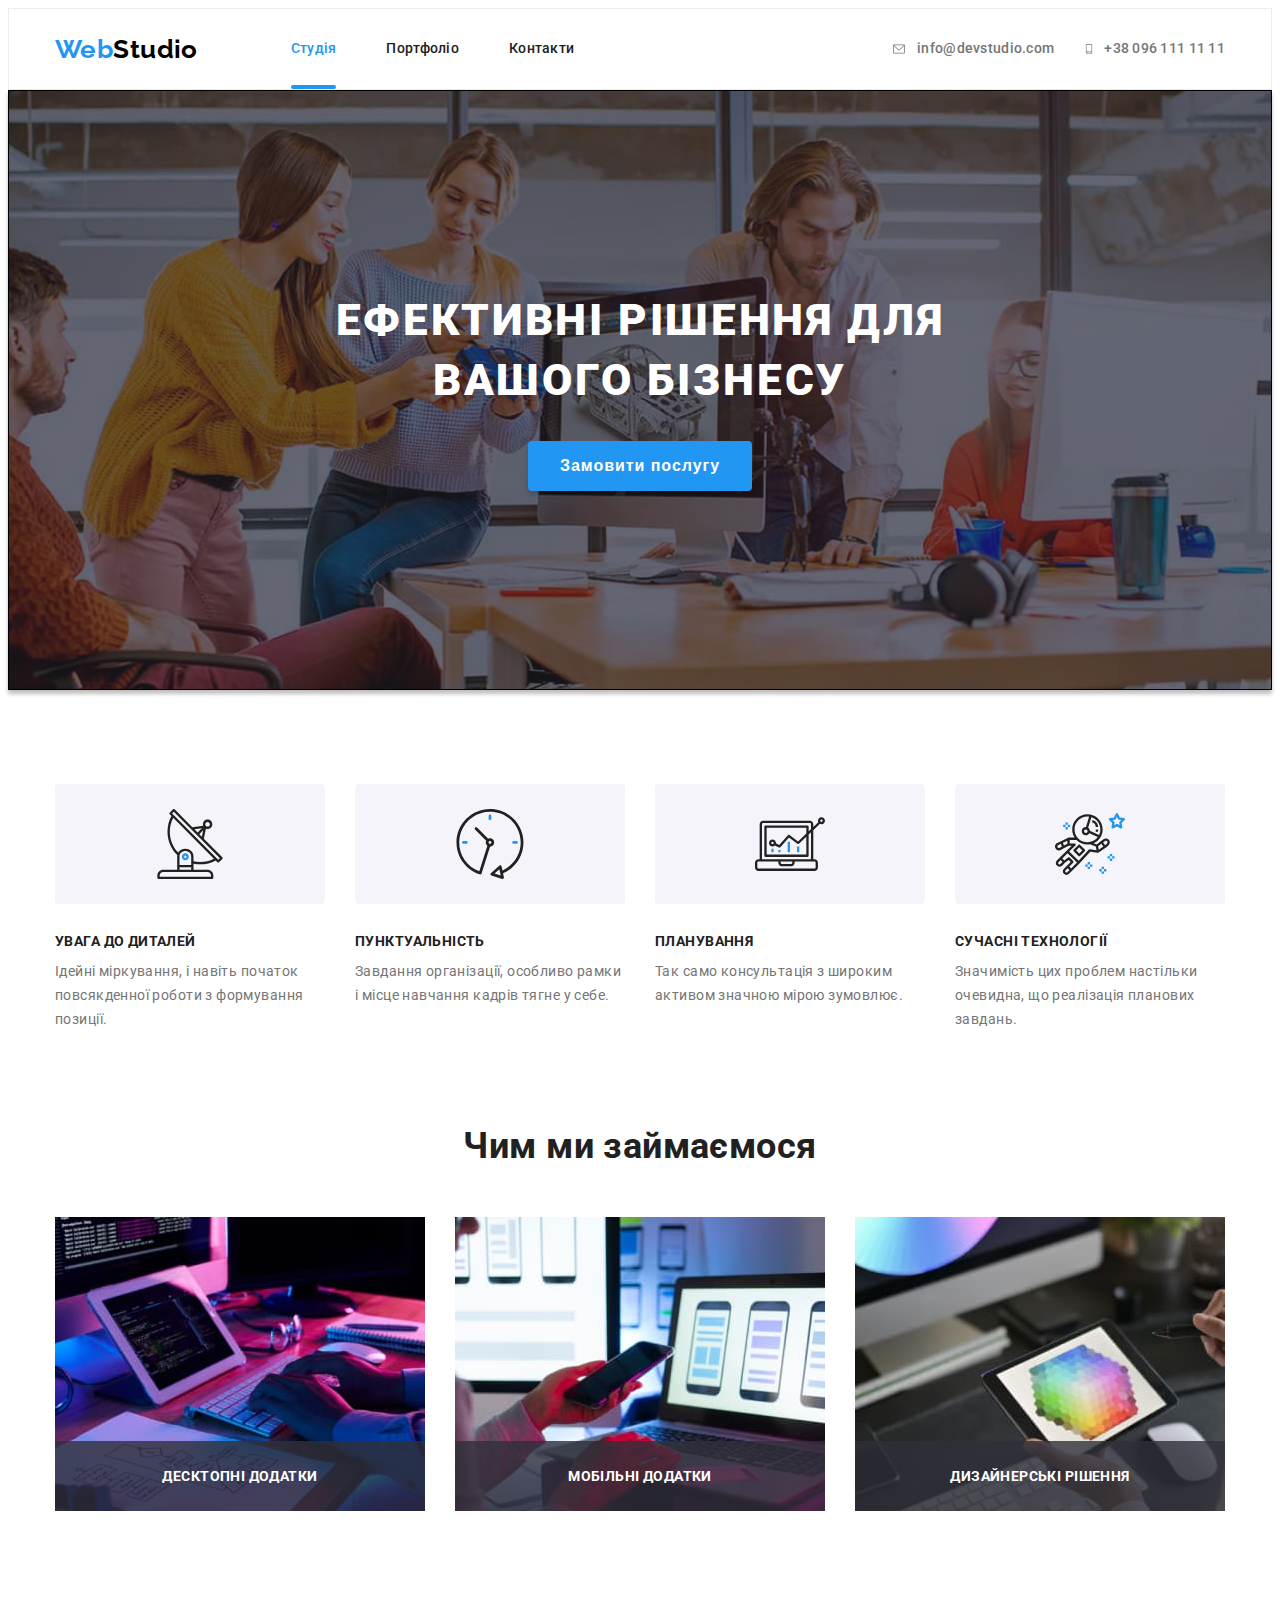
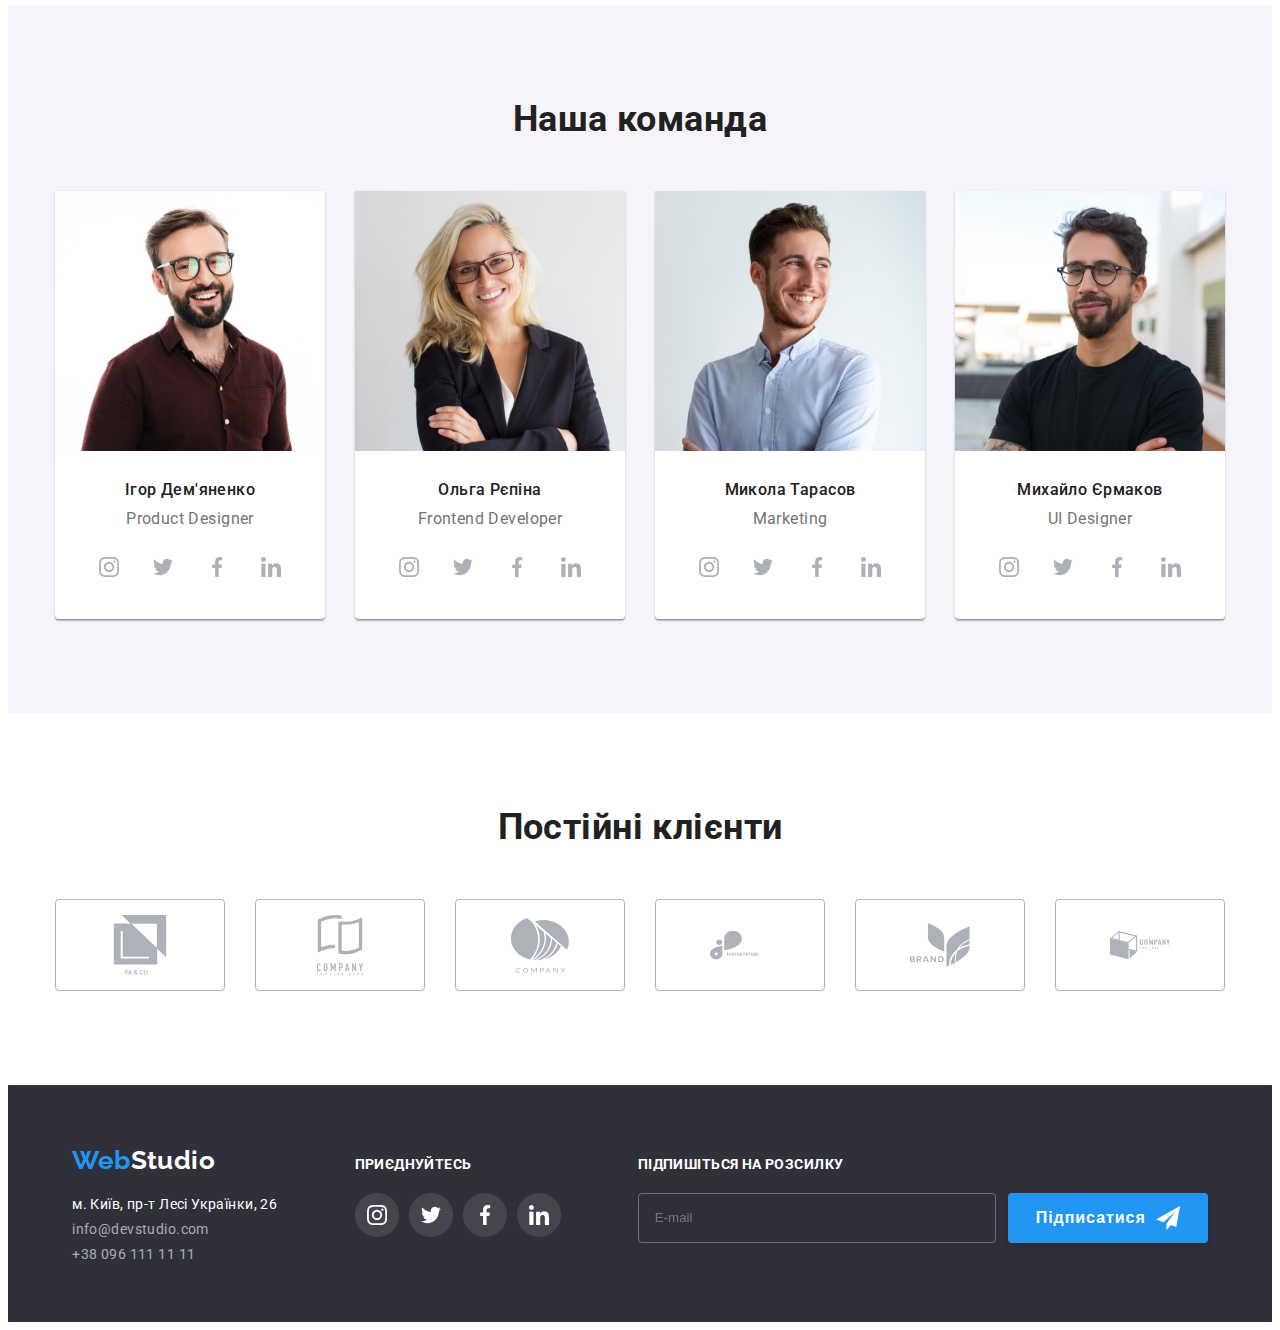
<file: index.html>
<!DOCTYPE html>
<html lang="uk">
  <head>
    <meta charset="UTF-8" />
    <meta http-equiv="X-UA-Compatible" content="IE=edge" />
    <meta name="viewport" content="width=device-width, initial-scale=1.0" />

    <title>WebStudio</title>
    <!-- favicon -->
    <link rel="apple-touch-icon" sizes="180x180" href="./favicon/" />
    <link rel="icon" type="image/png" sizes="32x32" href="./favicon//favicon-32x32.png" />
    <link rel="icon" type="image/png" sizes="16x16" href="./favicon//favicon-16x16.png" />
    <link rel="manifest" href="./favicon//site.webmanifest" />
    <link rel="mask-icon" href="./favicon//safari-pinned-tab.svg" color="#5bbad5" />
    <meta name="msapplication-TileColor" content="#da532c" />
    <meta name="theme-color" content="#ffffff" />

    <!-- fonts -->
    <link rel="preconnect" href="https://fonts.googleapis.com" />
    <link rel="preconnect" href="https://fonts.gstatic.com" crossorigin />
    <link
      href="https://fonts.googleapis.com/css2?family=Raleway:wght@700&family=Roboto:wght@400;500;700;900&display=swap"
      rel="stylesheet"
    />

    <!-- --normolize-- -->
    <link
      rel="stylesheet"
      href="https://cdnjs.cloudflare.com/ajax/libs/modern-normalize/1.1.0/modern-normalize.min.css"
      integrity="sha512-wpPYUAdjBVSE4KJnH1VR1HeZfpl1ub8YT/NKx4PuQ5NmX2tKuGu6U/JRp5y+Y8XG2tV+wKQpNHVUX03MfMFn9Q=="
      crossorigin="anonymous"
      referrerpolicy="no-referrer"
    />
    <!-- style -->

    <link rel="stylesheet" href="./css/main.min.css" />
  </head>

  <body>
    <header class="header">
      <div class="header-conteiner container">
        <a class="logo link" lang="en" href="./index.html"
          >Web<span class="header-logo-color">Studio</span></a
        >
        <nav class="header-nav">
          <ul class="header-menu list">
            <li class="header-menu-item item">
              <a class="header-nav-link link current" href="./index.html">Студія</a>
            </li>
            <li class="header-menu-item item">
              <a class="header-nav-link link" href="./portfolio.html">Портфоліо</a>
            </li>
            <li class="header-menu-item item">
              <a class="header-nav-link link" href="">Контакти</a>
            </li>
          </ul>
        </nav>
        <ul class="contacts-nav list">
          <li class="header-contacs-item item">
            <a class="header-contacs link" href="mailto:info@devstudio.com">
              <svg class="contacts-icon icon" width="16" ; height="12" ;>
                <use href="./images/sprite_orig.svg#icon-envelope"></use></svg
              >info@devstudio.com
            </a>
          </li>
          <li class="header-contacs-item item">
            <a class="header-contacs link" href="tel:+380961111111"
              ><svg class="contacts-icon icon" width="10" ; height="16" ;>
                <use href="./images/sprite_orig.svg#icon-phone"></use></svg
              >+38 096 111 11 11
            </a>
          </li>
        </ul>
        <!-- mob menu header -->
        <button class="menu-open-btn" type="button" data-menu-open>
          <svg width="24" height="16" aria-label="Перемикач мобільного меню.">
            <use href="./images/sprite_orig.svg#icon-menu-mob"></use>
          </svg>
        </button>
        <div class="mob-menu is-hidden" data-menu>
          <button class="mob-menu_btn" type="button" data-menu-close>
            <svg class="mob-menu_btn-icon"width="18.67" height="18.67" aria-label="Перемикач мобільного меню.">
              <use href="./images/sprite_orig.svg#icon-close-mob"></use>
            </svg>
          </button>
          <ul class="mob-menu__list list">
            <li class="mob-menu__item item">
              <a class="mob-menu__link link mob-menu__link--current" href="./index.html">Студія</a>
            </li>
            <li class="mob-menu__item item">
              <a class="mob-menu__link link" href="./portfolio.html">Портфоліо</a>
            </li>
            <li class="mob-menu__item item">
              <a class="mob-menu__link link" href="#contacts">Контакти</a>
            </li>
          </ul>
          <ul class="mob-contacts list">
            <li class="mob-contacts__item item">
              <a class="mob-contacts__tel link" href="tel:+380961111111"> +38 096 111 11 11 </a>
            </li>
            <li class="mob-contacts__item item">
              <a class="mob-contacts__mail link" href="mailto:info@devstudio.com">
                info@devstudio.com
              </a>
            </li>
          </ul>
          <ul class="mob-soc list">
            <li class="mob-soc__item item"><a class="mob-soc__link link" href="">Instagram</a></li>
            <li class="mob-soc__item item"><a class="mob-soc__link link" href="">Twitter</a></li>
            <li class="mob-soc__item item"><a class="mob-soc__link link" href="">Facebook</a></li>
            <li class="mob-soc__item item"><a class="mob-soc__link link" href="">LinkedIn</a></li>
          </ul>
        </div>
      </div>
    </header>

    <main>
      <!-- ------------- HERO ---------------- -->
      <section class="hero">
        <div class="container">
          <h1 class="hero-title">Ефективні рішення для вашого бізнесу</h1>
          <button class="hero-button" type="button" data-modal-open>Замовити послугу</button>
        </div>
      </section>

      <!-- ------------ ADVANTAGE ----------- -->

      <section class="advantage section">
        <div class="container">
          <h2 class=".section-title visually-hidden">Переваги</h2>
          <ul class="advantage-list list">
            <li class="advantage-item">
              <div class="advantage-icon-wrapper">
                <svg class="advantage-icon" width="70px" ; height="70px" ;>
                  <use href="./images/sprite_orig.svg#icon-antenna"></use>
                </svg>
              </div>
              <h3 class="advantage-title">Увага до диталей</h3>
              <p class="advantage-text">
                Ідейні міркування, і навіть початок повсякденної роботи з формування позиції.
              </p>
            </li>
            <li class="advantage-item icon-clock">
              <div class="advantage-icon-wrapper">
                <svg class="advantage-icon" width="70px" ; height="70px" ;>
                  <use href="./images/sprite_orig.svg#icon-clock"></use>
                </svg>
              </div>
              <h3 class="advantage-title">Пунктуальність</h3>
              <p class="advantage-text">
                Завдання організації, особливо рамки і місце навчання кадрів тягне у себе.
              </p>
            </li>
            <li class="advantage-item icon-diagram">
              <div class="advantage-icon-wrapper">
                <svg class="advantage-icon" width="70px" ; height="70px" ;>
                  <use href="./images/sprite_orig.svg#icon-diagram"></use>
                </svg>
              </div>
              <h3 class="advantage-title">Планування</h3>
              <p class="advantage-text">
                Так само консультація з широким активом значною мірою зумовлює.
              </p>
            </li>
            <li class="advantage-item icon-astronaut">
              <div class="advantage-icon-wrapper">
                <svg class="advantage-icon" width="70px" ; height="70px" ;>
                  <use href="./images/sprite_orig.svg#icon-astronaut"></use>
                </svg>
              </div>
              <h3 class="advantage-title">Сучасні технології</h3>
              <p class="advantage-text">
                Значимість цих проблем настільки очевидна, що реалізація планових завдань.
              </p>
            </li>
          </ul>
        </div>
      </section>

      <!-- ------------ ACTION ------------ -->

      <section class="action section">
        <div class="container">
          <h2 class="section-title">Чим ми займаємося</h2>
          <ul class="action-list list">
            <li class="action-img item">
              <picture>
                <source
                  srcset="
                    ./images/desctop/Action-Desctop-img.jpg,
                    ./images/desctop/Desktop-desk-2x.jpg
                  "
                />
                <img
                  src="./images/desctop/Action-Desctop-img.jpg"
                  alt="Посилвння на курс №1"
                  width="370"
                />
              </picture>
              <h3 class="action-text">Десктопні додатки</h3>
            </li>
            <li class="action-img item">
              <picture>
                <source
                  srcset="
                    ./images/desctop/Action-Mobail-img.jpg,
                    ./images/desctop/Mobail-desk-2x.jpg
                  "
                />
                <img
                  src="./images/desctop/Action-Mobail-img.jpg"
                  alt="Посилвння на курс №2"
                  width="370"
                />
              </picture>
              <h3 class="action-text">Мобільні додатки</h3>
            </li>
            <li class="action-img item">
              <picture>
                <source
                  srcset="
                    ./images/desctop/Action-Desing-img.jpg,
                    ./images/desctop/Desing-desk-2x.jpg
                  "
                />
                <img
                  src="./images/desctop/Action-Desing-img.jpg"
                  alt="Посилвння на курс №3"
                  width="370"
                />
              </picture>

              <h3 class="action-text">Дизайнерські рішення</h3>
            </li>
          </ul>
        </div>
      </section>

      <!------------------ TEAM ---------------->

      <section class="team section">
        <div class="container">
          <h2 class="section-title">Наша команда</h2>
          <ul class="team-list list">
            <li class="team-item item">
              <picture>
                <source
                  srcset="
                    ./images/desctop/ProductDesigner.jpg    1x,
                    ./images/desctop/ProductDesigner-2x.jpg 2x
                  "
                  media="(min-width: 1200px)"
                />
                <source
                  srcset="
                    ./images/tablet/Product-Designer-tab.jpg    1x,
                    ./images/tablet/Product-Designer-tab-2x.jpg 2x
                  "
                  media="(min-width: 768px)"
                />
                <source
                  srcset="
                    ./images/mobail/Product-Designer-mob.jpg    1x,
                    ./images/mobail/Product-Designer-mob-2x.jpg 2x
                  "
                  media="(max-width: 767px)"
                />
                <img
                  class="team-img"
                  src="./images/desctop/ProductDesigner.jpg"
                  alt="Фото Дизайнера "
                  width="270"
                />
              </picture>
              <div class="team-content">
                <h3 class="team-title">Ігор Дем'яненко</h3>
                <p class="team-text" lang="en">Product Designer</p>
                <ul class="team-social-list list">
                  <li class="team-social-item item">
                    <a
                      class="team-soc-link link"
                      href="https://www.instagram.com/"
                      target="_blank"
                      rel="noopenet noreferrer nofollow"
                    >
                      <svg class="team-icon icon" width="20px" height="20px">
                        <use href="./images/sprite_orig.svg#icon-instagram"></use>
                      </svg>
                    </a>
                  </li>
                  <li class="team-social-item item">
                    <a
                      class="team-soc-link link"
                      href="https://twitter.com/?lang=ru"
                      target="_blank"
                      rel="noopenet noreferrer nofollow"
                    >
                      <svg class="team-icon icon" width="20" height="20">
                        <use href="./images/sprite_orig.svg#icon-twitter"></use>
                      </svg>
                    </a>
                  </li>
                  <li class="team-social-item item">
                    <a
                      class="team-soc-link link"
                      href="https://www.facebook.com/"
                      target="_blank"
                      rel="noopenet noreferrer nofollow"
                    >
                      <svg class="team-icon icon" width="20" height="20">
                        <use href="./images/sprite_orig.svg#icon-facebook"></use>
                      </svg>
                    </a>
                  </li>
                  <li class="team-social-item item">
                    <a
                      class="team-soc-link link"
                      href="https://www.linkedin.com/"
                      target="_blank"
                      rel="noopenet noreferrer nofollow"
                      ><svg class="team-icon icon" width="20" height="20">
                        <use href="./images/sprite_orig.svg#icon-linkedin"></use>
                      </svg>
                    </a>
                  </li>
                </ul>
              </div>
            </li>
            <li class="team-item item">
              <picture>
                <source
                  srcset="
                    ./images/desctop/FrontendDeveloper.jpg    1x,
                    ./images/desctop/FrontendDeveloper-2x.jpg 2x
                  "
                  media="(min-width: 1200px)"
                />
                <source
                  srcset="
                    ./images/tablet/Frontend-Developer-tab.jpg    1x,
                    ./images/tablet/Frontend-Developer-tab-2x.jpg 2x
                  "
                  media="(min-width: 768px)"
                />
                <source
                  srcset="
                    ./images/mobail/Frontend-Developer-mob.jpg    1x,
                    ./images/mobail/Frontend-Developer-mob-2x.jpg 2x
                  "
                  media="(max-width: 767px)"
                />
                <img
                  class="team-img"
                  src="./images/desctop/FrontendDeveloper.jpg"
                  alt="Фото Фронтенд-розробника"
                  width="270"
                />
              </picture>
              <div class="team-content">
                <h3 class="team-title">Ольга Рєпіна</h3>
                <p class="team-text">Frontend Developer</p>
                <ul class="team-social-list list">
                  <li class="team-social-item item">
                    <a
                      class="team-soc-link link"
                      href="https://www.instagram.com/"
                      target="_blank"
                      rel="noopenet noreferrer nofollow"
                    >
                      <svg class="team-icon icon" width="20px" height="20px">
                        <use href="./images/sprite_orig.svg#icon-instagram"></use>
                      </svg>
                    </a>
                  </li>
                  <li class="team-social-item item">
                    <a
                      class="team-soc-link link"
                      href="https://twitter.com/?lang=ru"
                      target="_blank"
                      rel="noopenet noreferrer nofollow"
                    >
                      <svg class="team-icon icon" width="20" height="20">
                        <use href="./images/sprite_orig.svg#icon-twitter"></use>
                      </svg>
                    </a>
                  </li>
                  <li class="team-social-item item">
                    <a
                      class="team-soc-link link"
                      href="https://www.facebook.com/"
                      target="_blank"
                      rel="noopenet noreferrer nofollow"
                    >
                      <svg class="team-icon icon" width="20" height="20">
                        <use href="./images/sprite_orig.svg#icon-facebook"></use>
                      </svg>
                    </a>
                  </li>
                  <li class="team-social-item item">
                    <a
                      class="team-soc-link link"
                      href="https://www.linkedin.com/"
                      target="_blank"
                      rel="noopenet noreferrer nofollow"
                      ><svg class="team-icon icon" width="20" height="20">
                        <use href="./images/sprite_orig.svg#icon-linkedin"></use>
                      </svg>
                    </a>
                  </li>
                </ul>
              </div>
            </li>
            <li class="team-item item">
              <picture>
                <source
                  srcset="./images/desctop/Marketing.jpg 1x, ./images/desctop/Marketing-2x.jpg 2x"
                  media="(min-width: 1200px)"
                />
                <source
                  srcset="
                    ./images/tablet/Marketing-tab.jpg    1x,
                    ./images/tablet/Marketing-tab-2x.jpg 2x
                  "
                  media="(min-width: 768px)"
                />
                <source
                  srcset="
                    ./images/mobail/Marketing-mob.jpg    1x,
                    ./images/mobail/Marketing-mob-2x.jpg 2x
                  "
                  media="(max-width: 767px)"
                />
                <img
                  class="team-img"
                  src="./images/desctop/Marketing.jpg"
                  alt="Фото маркитолога"
                  width="270"
                />
              </picture>
              <div class="team-content">
                <h3 class="team-title">Микола Тарасов</h3>
                <p class="team-text" lang="en">Marketing</p>
                <ul class="team-social-list list">
                  <li class="team-social-item item">
                    <a
                      class="team-soc-link link"
                      href="https://www.instagram.com/"
                      target="_blank"
                      rel="noopenet noreferrer nofollow"
                    >
                      <svg class="team-icon icon" width="20px" height="20px">
                        <use href="./images/sprite_orig.svg#icon-instagram"></use>
                      </svg>
                    </a>
                  </li>
                  <li class="team-social-item item">
                    <a
                      class="team-soc-link link"
                      href="https://twitter.com/?lang=ru"
                      target="_blank"
                      rel="noopenet noreferrer nofollow"
                    >
                      <svg class="team-icon icon" width="20" height="20">
                        <use href="./images/sprite_orig.svg#icon-twitter"></use>
                      </svg>
                    </a>
                  </li>
                  <li class="team-social-item item">
                    <a
                      class="team-soc-link link"
                      href="https://www.facebook.com/"
                      target="_blank"
                      rel="noopenet noreferrer nofollow"
                    >
                      <svg class="team-icon icon" width="20" height="20">
                        <use href="./images/sprite_orig.svg#icon-facebook"></use>
                      </svg>
                    </a>
                  </li>
                  <li class="team-social-item item">
                    <a
                      class="team-soc-link link"
                      href="https://www.linkedin.com/"
                      target="_blank"
                      rel="noopenet noreferrer nofollow"
                      ><svg class="team-icon icon" width="20" height="20">
                        <use href="./images/sprite_orig.svg#icon-linkedin"></use>
                      </svg>
                    </a>
                  </li>
                </ul>
              </div>
            </li>
            <li class="team-item item">
              <picture>
                <source
                  srcset="
                    ./images/desctop/UI-Designer.jpg    1x,
                    ./images/desctop/UI-Designer-2x.jpg 2x
                  "
                  media="(min-width: 1200px)"
                />
                <source
                  srcset="
                    ./images/tablet/UI-Designer-tab.jpg    1x,
                    ./images/tablet/UI-Designer-tab-2x.jpg 2x
                  "
                  media="(min-width: 768px)"
                />
                <source
                  srcset="
                    ./images/mobail/UI-Designer-mob.jpg    1x,
                    ./images/mobail/UI-Designer-mob-2x.jpg 2x
                  "
                  media="(max-width: 767px)"
                />
                <img
                  class="team-img"
                  src="./images/desctop/UI-Designer.jpg"
                  alt="фото Дизайнера інтерфейсу користувача"
                  width="270"
                />
              </picture>
              <div class="team-content">
                <h3 class="team-title">Михайло Єрмаков</h3>
                <p class="team-text" lang="en">UI Designer</p>
                <ul class="team-social-list list">
                  <li class="team-social-item item">
                    <a
                      class="team-soc-link link"
                      href="https://www.instagram.com/"
                      target="_blank"
                      rel="noopenet noreferrer nofollow"
                    >
                      <svg class="team-icon icon" width="20px" height="20px">
                        <use href="./images/sprite_orig.svg#icon-instagram"></use>
                      </svg>
                    </a>
                  </li>
                  <li class="team-social-item item">
                    <a
                      class="team-soc-link link"
                      href="https://twitter.com/?lang=ru"
                      target="_blank"
                      rel="noopenet noreferrer nofollow"
                    >
                      <svg class="team-icon icon" width="20" height="20">
                        <use href="./images/sprite_orig.svg#icon-twitter"></use>
                      </svg>
                    </a>
                  </li>
                  <li class="team-social-item item">
                    <a
                      class="team-soc-link link"
                      href="https://www.facebook.com/"
                      target="_blank"
                      rel="noopenet noreferrer nofollow"
                    >
                      <svg class="team-icon icon" width="20" height="20">
                        <use href="./images/sprite_orig.svg#icon-facebook"></use>
                      </svg>
                    </a>
                  </li>
                  <li class="team-social-item item">
                    <a
                      class="team-soc-link link"
                      href="https://www.linkedin.com/"
                      target="_blank"
                      rel="noopenet noreferrer nofollow"
                      ><svg class="team-icon icon" width="20" height="20">
                        <use href="./images/sprite_orig.svg#icon-linkedin"></use>
                      </svg>
                    </a>
                  </li>
                </ul>
              </div>
            </li>
          </ul>
        </div>
      </section>

      <!-- -------------- CLIENT -------------- -->
      <section class="client section">
        <div class="container">
          <h2 class="section-title">Постійні клієнти</h2>
          <ul class="client-list list">
            <li class="client-item item">
              <a class="client-link link" href="">
                <svg class="client-icon-soc icon" width="106" height="60">
                  <use href="./images/sprite_orig.svg#icon-client-1"></use>
                </svg>
              </a>
            </li>
            <li class="client-item item">
              <a class="client-link link" href="">
                <svg class="client-icon-soc icon" width="106" height="60">
                  <use href="./images/sprite_orig.svg#icon-client-2"></use>
                </svg>
              </a>
            </li>
            <li class="client-item item">
              <a class="client-link link" href="">
                <svg class="client-icon-soc icon" width="106" height="60">
                  <use href="./images/sprite_orig.svg#icon-client-3"></use>
                </svg>
              </a>
            </li>
            <li class="client-item item">
              <a class="client-link link" href="">
                <svg class="client-icon-soc icon" width="106" height="60">
                  <use href="./images/sprite_orig.svg#icon-client-4"></use>
                </svg>
              </a>
            </li>
            <li class="client-item item">
              <a class="client-link link" href=""
                ><svg class="client-icon-soc icon" width="106" height="60">
                  <use href="./images/sprite_orig.svg#icon-client-5"></use>
                </svg>
              </a>
            </li>
            <li class="client-item item">
              <a class="client-link link" href="">
                <svg class="client-icon-soc icon" width="106" height="60">
                  <use href="./images/sprite_orig.svg#icon-client-6"></use>
                </svg>
              </a>
            </li>
          </ul>
        </div>
      </section>
    </main>

    <!-- -------------- FOOTER -------------- -->

    <footer class="footer">
      <div class="footer-wrapper container">
        <div class="position-footer">
          <a class="logo link" href="./index.html" lang="en">
            Web<span class="footeer-logo-color">Studio</span></a
          >
          <address class="addres">
            <ul class="section-list list">
              <li class="addres-item item">
                <a
                  class="addres-map link"
                  href="https://goo.gl/maps/US4AF3qVMDQXfiKQA"
                  target="_blank"
                  rel="noopenet noreferrer nofollow"
                >
                  м. Київ, пр-т Лесі Українки, 26
                </a>
              </li>
              <li class="addres-item item">
                <a class="addres-link link" href="malito:info@devstudio.com">
                  info@devstudio.com
                </a>
              </li>
              <li class="addres-item item">
                <a class="addres-link link" href="tel:+380961111111"> +38 096 111 11 11 </a>
              </li>
            </ul>
          </address>
        </div>
        <div class="position">
          <p class="social-text">приєднуйтесь</p>
          <ul class="social-list list">
            <li class="social-item item">
              <a
                class="social-link link aria-label='instagram'"
                href="https://www.instagram.com/"
                target="_blank"
                rel="noopenet noreferrer nofollow"
              >
                <svg class="foter-soc-icon" width="20" height="20">
                  <use href="./images/sprite_orig.svg#icon-instagram"></use>
                </svg>
              </a>
            </li>
            <li class="social-item item">
              <a
                class="social-link link aria-label='twiter'"
                href="https://twitter.com/?lang=ru"
                target="_blank"
                rel="noopenet noreferrer nofollow"
              >
                <svg class="foter-soc-icon" width="20" height="20">
                  <use href="./images/sprite_orig.svg#icon-twitter"></use>
                </svg>
              </a>
            </li>
            <li class="social-item item">
              <a
                class="social-link link aria-label='facebook'"
                href="https://www.facebook.com/"
                target="_blank"
                rel="noopenet noreferrer nofollow"
              >
                <svg class="foter-soc-icon" width="20" height="20">
                  <use href="./images/sprite_orig.svg#icon-facebook"></use>
                </svg>
              </a>
            </li>
            <li class="social-item item">
              <a
                class="social-link link aria-label='linkidin'"
                href="https://www.linkedin.com/"
                target="_blank"
                rel="noopenet noreferrer nofollow"
              >
                <svg class="foter-soc-icon" width="20" height="20">
                  <use href="./images/sprite_orig.svg#icon-linkedin"></use>
                </svg>
              </a>
            </li>
          </ul>
        </div>
        <!---------------------- follow ---------------->
        <form>
          <div class="follow">
            <span class="follow-text">Підпишіться на розсилку</span>
            <label for="email" class="follow-label">
              <input type="email" name="email" placeholder="E-mail" class="follow-input" />
              <button type="submit" class="follow-btn">
                Підписатися
                <svg class="follow-icon" width="24" height="24">
                  <use href="./images/sprite_orig.svg#icon-send"></use>
                </svg>
              </button>
            </label>
          </div>
        </form>
      </div>
    </footer>

    <!-- backdrop ------------>

    <div class="backdrop is-hidden" data-modal>
      <div class="modal">
        <button type="button" class="modal-btn" data-modal-close>
          <svg class="modal-close-icon" width="11" height="11">
            <use href="./images/sprite_orig.svg#icon-close"></use>
          </svg>
        </button>

        <!-- FORM -->
        <form class="form">
          <p class="form-text">Залиште свої дані, ми вам передзвонимо</p>

          <div class="modal-field">
            <label for="user-name" class="modal-label">Ім'я</label>
            <div class="input-wrap">
              <input
                type="text"
                name="username"
                id="user-name"
                placeholder=" "
                class="modal-input"
                autofocus
                required
              />
              <svg class="modal-input-icon" width="18" height="18">
                <use href="./images/sprite_orig.svg#icon-person-mod"></use>
              </svg>
            </div>
          </div>
          <div class="modal-field">
            <label for="user-phone" class="modal-label">Телефон</label>
            <div class="input-wrap">
              <input
                type="tel"
                name="tel"
                id="user-phone"
                placeholder=" "
                class="modal-input"
                required
              />
              <svg class="modal-input-icon" width="18" height="18">
                <use href="./images/sprite_orig.svg#icon-phone-mod"></use>
              </svg>
            </div>
          </div>
          <div class="modal-field">
            <label for="user-email" class="modal-label">Пошта</label>
            <div class="input-wrap">
              <input
                type="email"
                name="user-email"
                id="user-email"
                placeholder=" "
                class="modal-input"
                required
              />

              <svg class="modal-input-icon" width="18" height="18">
                <use href="./images/sprite_orig.svg#icon-email-mod"></use>
              </svg>
            </div>
          </div>
          <div class="modal-field">
            <label for="user-area" class="modal-label">Коментар</label>
            <textarea
              name="coment"
              placeholder="Введіть текст"
              id="user-area"
              class="modal-area"
            ></textarea>
          </div>

          <div class="polisy-field">
            <input
              type="checkbox"
              class="input-check visually-hidden"
              name="privacy"
              value="true"
              id="privacy"
            />
            <label for="privacy" class="check-text">
              <span>
                <svg class="check-icon" width="16" height="15">
                  <use href="./images/sprite_orig.svg#icon-cheked"></use>
                </svg>
              </span>
              Погоджуюся з розсилкою та приймаю
              <a href="" class="check-text-link link"> Умови договору</a>
            </label>
          </div>
          <button class="form-btn" type="submit">Відправити</button>
        </form>
      </div>
    </div>
    <script src="./js/modal.js"></script>
    <script src="./js/menu.js"></script>
  </body>
</html>
</file>
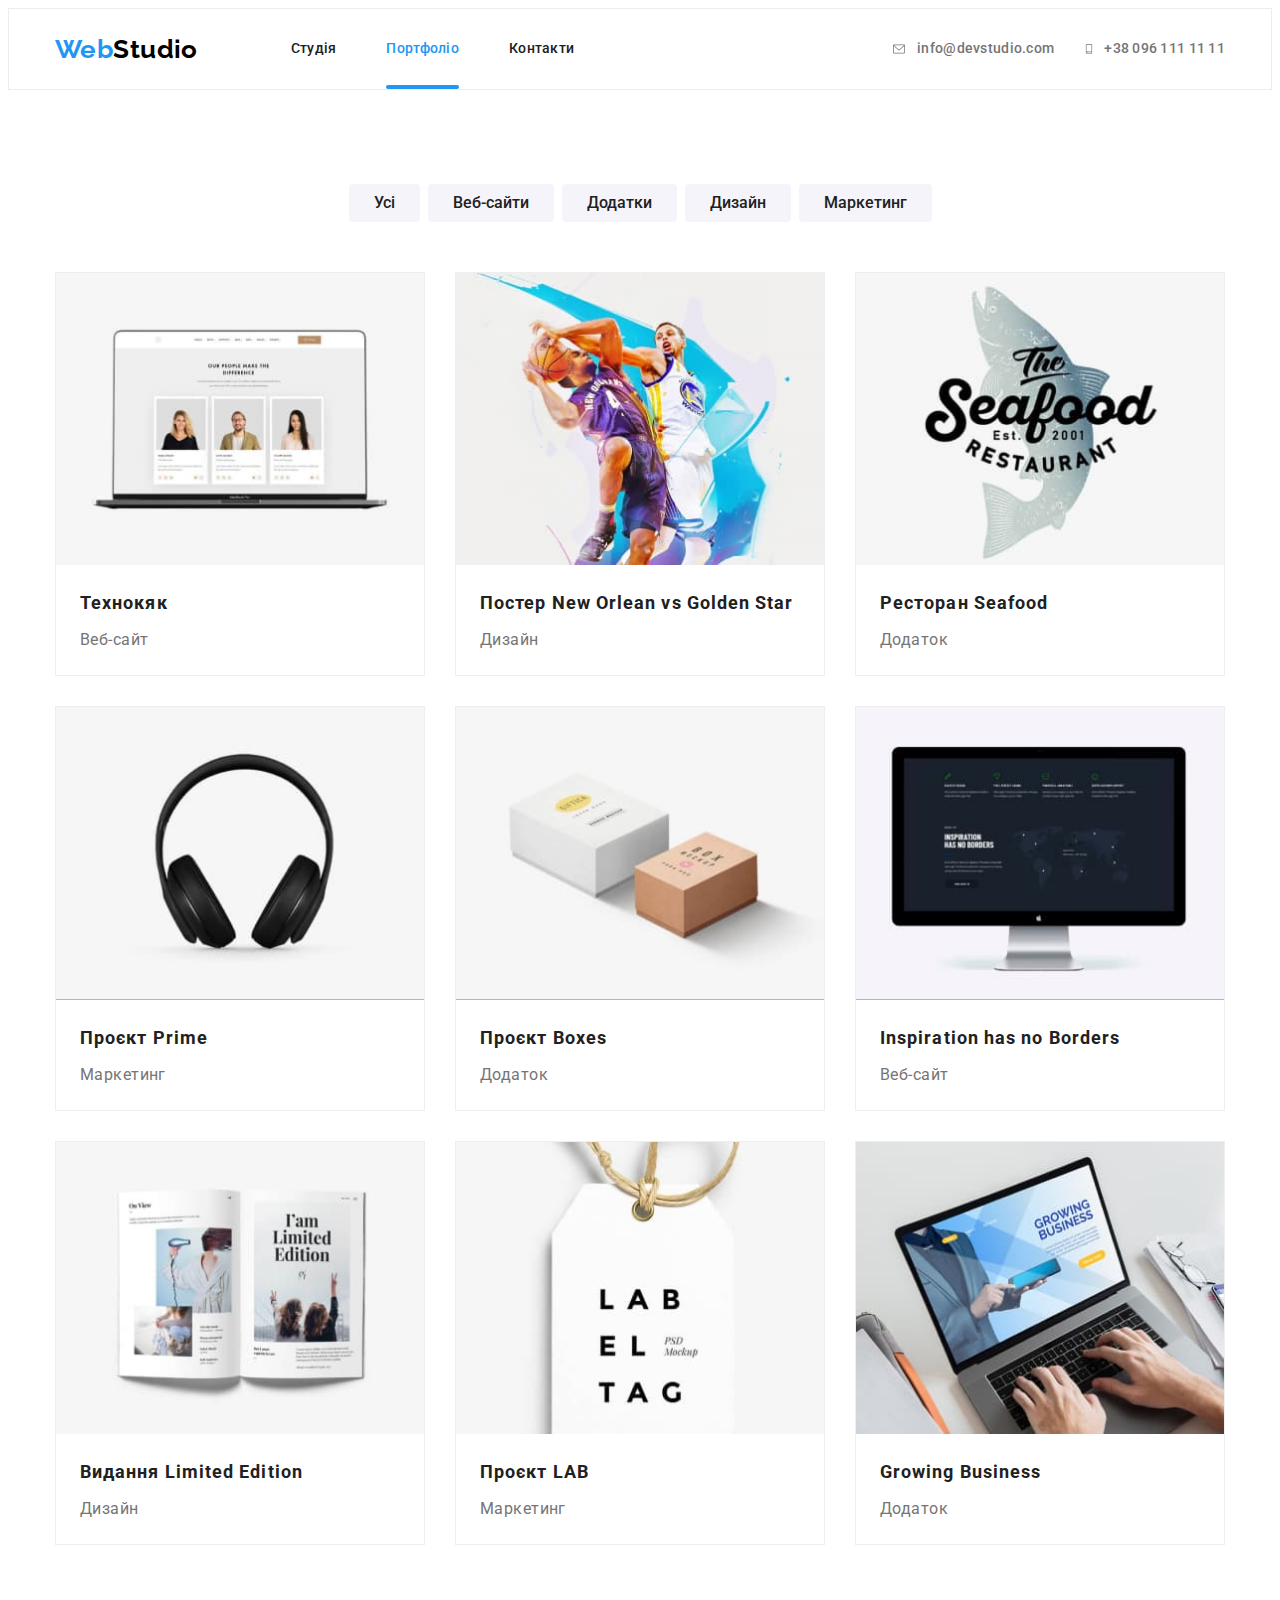
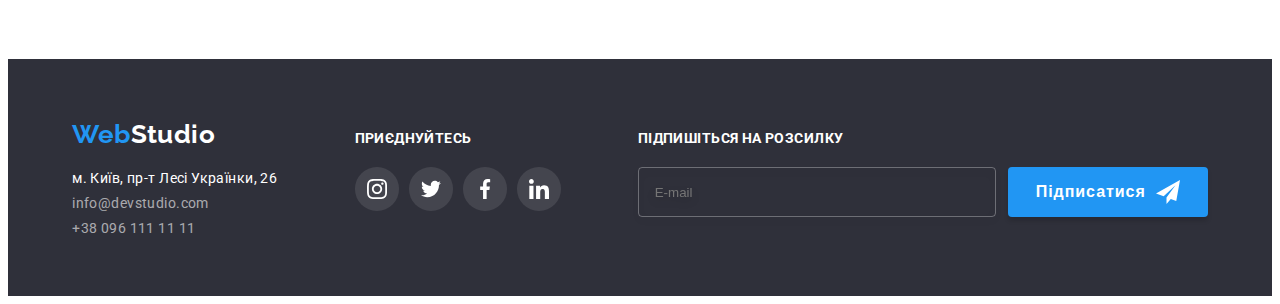
<file: portfolio.html>
<!DOCTYPE html>
<html lang="en">
  <head>
    <meta charset="UTF-8" />
    <meta http-equiv="X-UA-Compatible" content="IE=edge" />
    <meta name="viewport" content="width=device-width, initial-scale=1.0" />

    <title>WebStudio</title>
    <!-- favicon -->
    <link rel="apple-touch-icon" sizes="180x180" href="./favicon/" />
    <link rel="icon" type="image/png" sizes="32x32" href="./favicon//favicon-32x32.png" />
    <link rel="icon" type="image/png" sizes="16x16" href="./favicon//favicon-16x16.png" />
    <link rel="manifest" href="./favicon//site.webmanifest" />
    <link rel="mask-icon" href="./favicon//safari-pinned-tab.svg" color="#5bbad5" />
    <meta name="msapplication-TileColor" content="#da532c" />
    <meta name="theme-color" content="#ffffff" />

    <!-- fonts -->
    <link rel="preconnect" href="https://fonts.googleapis.com" />
    <link rel="preconnect" href="https://fonts.gstatic.com" crossorigin />
    <link
      href="https://fonts.googleapis.com/css2?family=Raleway:wght@700&family=Roboto:wght@400;500;700;900&display=swap"
      rel="stylesheet"
    />

    <!-- --normolize-- -->
    <link
      rel="stylesheet"
      href="https://cdnjs.cloudflare.com/ajax/libs/modern-normalize/1.1.0/modern-normalize.min.css"
      integrity="sha512-wpPYUAdjBVSE4KJnH1VR1HeZfpl1ub8YT/NKx4PuQ5NmX2tKuGu6U/JRp5y+Y8XG2tV+wKQpNHVUX03MfMFn9Q=="
      crossorigin="anonymous"
      referrerpolicy="no-referrer"
    />
    <!-- style -->

    <link rel="stylesheet" href="./css/main.min.css" />
  </head>

  <body>
    <header class="header">
      <div class="header-conteiner container">
        <a class="logo link" lang="en" href="./index.html"
          >Web<span class="header-logo-color">Studio</span></a
        >
        <nav class="header-nav">
          <ul class="header-menu list">
            <li class="header-menu-item item">
              <a class="header-nav-link link" href="./index.html">Студія</a>
            </li>
            <li class="header-menu-item item">
              <a class="header-nav-link link current" href="./portfolio.html">Портфоліо</a>
            </li>
            <li class="header-menu-item item">
              <a class="header-nav-link link" href="">Контакти</a>
            </li>
          </ul>
        </nav>
        <ul class="contacts-nav list">
          <li class="header-contacs-item item">
            <a class="header-contacs link" href="mailto:info@devstudio.com">
              <svg class="contacts-icon icon" width="16" ; height="12" ;>
                <use href="./images/sprite_orig.svg#icon-envelope"></use></svg
              >info@devstudio.com
            </a>
          </li>
          <li class="header-contacs-item item">
            <a class="header-contacs link" href="tel:+380961111111"
              ><svg class="contacts-icon icon" width="10" ; height="16" ;>
                <use href="./images/sprite_orig.svg#icon-phone"></use></svg
              >+38 096 111 11 11
            </a>
          </li>
        </ul>
        <!-- mob menu header -->
        <button class="menu-open-btn" type="button" data-menu-open>
          <svg width="24" height="16" aria-label="Перемикач мобільного меню.">
            <use href="./images/sprite_orig.svg#icon-menu-mob"></use>
          </svg>
        </button>
        <div class="mob-menu is-hidden" data-menu>
          <button class="mob-menu_btn" type="button" data-menu-close>
            <svg
              class="mob-menu_btn-icon"
              width="18.67"
              height="18.67"
              aria-label="Перемикач мобільного меню."
            >
              <use href="./images/sprite_orig.svg#icon-close-mob"></use>
            </svg>
          </button>
          <ul class="mob-menu__list list">
            <li class="mob-menu__item item">
              <a class="mob-menu__link link mob-menu__link--current" href="./index.html">Студія</a>
            </li>
            <li class="mob-menu__item item">
              <a class="mob-menu__link link" href="./portfolio.html">Портфоліо</a>
            </li>
            <li class="mob-menu__item item">
              <a class="mob-menu__link link" href="#contacts">Контакти</a>
            </li>
          </ul>
          <ul class="mob-contacts list">
            <li class="mob-contacts__item item">
              <a class="mob-contacts__tel link" href="tel:+380961111111"> +38 096 111 11 11 </a>
            </li>
            <li class="mob-contacts__item item">
              <a class="mob-contacts__mail link" href="mailto:info@devstudio.com">
                info@devstudio.com
              </a>
            </li>
          </ul>
          <ul class="mob-soc list">
            <li class="mob-soc__item item"><a class="mob-soc__link link" href="">Instagram</a></li>
            <li class="mob-soc__item item"><a class="mob-soc__link link" href="">Twitter</a></li>
            <li class="mob-soc__item item"><a class="mob-soc__link link" href="">Facebook</a></li>
            <li class="mob-soc__item item"><a class="mob-soc__link link" href="">LinkedIn</a></li>
          </ul>
        </div>
      </div>
    </header>
    <main>
      <section class="section">
        <div class="container">
          <h1 class="visually-hidden">Фільтр</h1>

          <ul class="filtr list">
            <li class="filtr__item item">
              <button class="filtre__btn current" type="button">Усі</button>
            </li>
            <li class="filtr__item item">
              <button class="filtre__btn current" type="button">Веб-сайти</button>
            </li>
            <li class="filtr__item item">
              <button class="filtre__btn current" type="button">Додатки</button>
            </li>
            <li class="filtr__item item">
              <button class="filtre__btn current" type="button">Дизайн</button>
            </li>
            <li class="filtr__item item">
              <button class="filtre__btn current" type="button">Маркетинг</button>
            </li>
          </ul>

          <ul class="portfolio list">
            <li class="portfolio__item item">
              <div class="portfolio__cover">
                <img
                  class="porfolio__img"
                  src="./images/portfolio/project1.jpg"
                  alt="ноутбук з проектами"
                  width="370"
                  height="294"
                />
                <p class="portfolio__description">
                  Ресурс пропонує комплексні пропозиції з різним рівнем функціоналу та сервісів. Все
                  це дозволить відвідувачу отримати вичерпні відомості про компанію чи приватну
                  особу.
                </p>
              </div>
              <div class="portfolio__wraper">
                <h2 class="portfolio__title">Технокяк</h2>
                <p class="portfolio__text">Веб-сайт</p>
              </div>
            </li>
            <li class="portfolio__item item">
              <div class="portfolio__cover">
                <img
                  class="porfolio__img"
                  src="./images/portfolio/project2.jpg"
                  alt="баскетболісти"
                  width="370"
                  height="294"
                />
                <p class="portfolio__description">
                  Lorem ipsum dolor sit amet, consectetur adipisicing elit. Reiciendis laudantium
                  ipsa quis nam placeat ea natus molestias dolorem culpa libero. Molestias earum
                  maiores, tempore hic deleniti fugit dolore? Perspiciatis, ipsam?
                </p>
              </div>
              <div class="portfolio__wraper">
                <h2 class="portfolio__title">Постер New Orlean vs Golden Star</h2>
                <p class="portfolio__text">Дизайн</p>
              </div>
            </li>
            <li class="portfolio__item item">
              <div class="portfolio__cover">
                <img
                  class="porfolio__img"
                  src="./images/portfolio/project3.jpg"
                  alt="логоти ресторану"
                  width="370"
                  height="294"
                />
                <p class="portfolio__description">
                  Lorem ipsum dolor sit amet, consectetur adipisicing elit. Reiciendis laudantium
                  ipsa quis nam placeat ea natus molestias dolorem culpa libero. Molestias earum
                  maiores, tempore hic deleniti fugit dolore? Perspiciatis, ipsam?
                </p>
              </div>

              <div class="portfolio__wraper">
                <h2 class="portfolio__title">Ресторан Seafood</h2>
                <p class="portfolio__text">Додаток</p>
              </div>
            </li>
            <li class="portfolio__item item">
              <div class="portfolio__cover">
                <img
                  class="porfolio__img"
                  src="./images/portfolio/project4.jpg"
                  alt="навушники"
                  width="370"
                  height="294"
                />
                <p class="portfolio__description">
                  Lorem ipsum dolor sit amet, consectetur adipisicing elit. Reiciendis laudantium
                  ipsa quis nam placeat ea natus molestias dolorem culpa libero. Molestias earum
                  maiores, tempore hic deleniti fugit dolore? Perspiciatis, ipsam?
                </p>
              </div>

              <div class="portfolio__wraper">
                <h2 class="portfolio__title">Проєкт Prime</h2>
                <p class="portfolio__text">Маркетинг</p>
              </div>
            </li>
            <li class="portfolio__item item">
              <div class="portfolio__cover">
                <img
                  class="porfolio__img"
                  src="./images/portfolio/project5.jpg"
                  alt="дві картонні коробки"
                  width="370"
                  height="294"
                />
                <p class="portfolio__description">
                  Lorem ipsum dolor sit amet, consectetur adipisicing elit. Reiciendis laudantium
                  ipsa quis nam placeat ea natus molestias dolorem culpa libero. Molestias earum
                  maiores, tempore hic deleniti fugit dolore? Perspiciatis, ipsam?
                </p>
              </div>

              <div class="portfolio__wraper">
                <h2 class="portfolio__title">Проєкт Boxes</h2>
                <p class="portfolio__text">Додаток</p>
              </div>
            </li>
            <li class="portfolio__item item">
              <div class="portfolio__cover">
                <img
                  class="porfolio__img"
                  src="./images/portfolio/project6.jpg"
                  alt="монітор комп'ютера"
                  width="370"
                  height="294"
                />
                <p class="portfolio__description">
                  Lorem ipsum dolor sit amet, consectetur adipisicing elit. Reiciendis laudantium
                  ipsa quis nam placeat ea natus molestias dolorem culpa libero. Molestias earum
                  maiores, tempore hic deleniti fugit dolore? Perspiciatis, ipsam?
                </p>
              </div>

              <div class="portfolio__wraper">
                <h2 class="portfolio__title">Inspiration has no Borders</h2>
                <p class="portfolio__text">Веб-сайт</p>
              </div>
            </li>
            <li class="portfolio__item item">
              <div class="portfolio__cover">
                <img
                  class="porfolio__img"
                  src="./images/portfolio/project7.jpg"
                  alt="розгоруна книга"
                  width="370"
                  height="294"
                />
                <p class="portfolio__description">
                  Lorem ipsum dolor sit amet, consectetur adipisicing elit. Reiciendis laudantium
                  ipsa quis nam placeat ea natus molestias dolorem culpa libero. Molestias earum
                  maiores, tempore hic deleniti fugit dolore? Perspiciatis, ipsam?
                </p>
              </div>

              <div class="portfolio__wraper">
                <h2 class="portfolio__title">Видання Limited Edition</h2>
                <p class="portfolio__text">Дизайн</p>
              </div>
            </li>
            <li class="portfolio__item item">
              <div class="portfolio__cover">
                <img
                  class="porfolio__img"
                  src="./images/portfolio/project8.jpg"
                  alt="бірка з лого "
                  width="370"
                  height="294"
                />
                <p class="portfolio__description">
                  Lorem ipsum dolor sit amet, consectetur adipisicing elit. Reiciendis laudantium
                  ipsa quis nam placeat ea natus molestias dolorem culpa libero. Molestias earum
                  maiores, tempore hic deleniti fugit dolore? Perspiciatis, ipsam?
                </p>
              </div>

              <div class="portfolio__wraper">
                <h2 class="portfolio__title">Проєкт LAB</h2>
                <p class="portfolio__text">Маркетинг</p>
              </div>
            </li>
            <li class="portfolio__item item">
              <div class="portfolio__cover">
                <img
                  class="porfolio__img"
                  src="./images/portfolio/project9.jpg"
                  alt="ноутбук"
                  width="370"
                  height="294"
                />
                <p class="portfolio__description">
                  Lorem ipsum dolor sit amet, consectetur adipisicing elit. Reiciendis laudantium
                  ipsa quis nam placeat ea natus molestias dolorem culpa libero. Molestias earum
                  maiores, tempore hic deleniti fugit dolore? Perspiciatis, ipsam?
                </p>
              </div>
              <div class="portfolio__wraper">
                <h2 class="portfolio__title">Growing Business</h2>
                <p class="portfolio__text">Додаток</p>
              </div>
            </li>
          </ul>
        </div>
      </section>
    </main>

    <footer class="footer">
      <div class="footer-wrapper container">
        <div class="position-footer">
          <a class="logo link" href="./index.html" lang="en">
            Web<span class="footeer-logo-color">Studio</span></a
          >
          <address class="addres">
            <ul class="section-list list">
              <li class="addres-item item">
                <a
                  class="addres-map link"
                  href="https://goo.gl/maps/US4AF3qVMDQXfiKQA"
                  target="_blank"
                  rel="noopenet noreferrer nofollow"
                >
                  м. Київ, пр-т Лесі Українки, 26
                </a>
              </li>
              <li class="addres-item item">
                <a class="addres-link link" href="malito:info@devstudio.com">
                  info@devstudio.com
                </a>
              </li>
              <li class="addres-item item">
                <a class="addres-link link" href="tel:+380961111111"> +38 096 111 11 11 </a>
              </li>
            </ul>
          </address>
        </div>
        <div class="position">
          <p class="social-text">приєднуйтесь</p>
          <ul class="social-list list">
            <li class="social-item item">
              <a
                class="social-link link aria-label='instagram'"
                href="https://www.instagram.com/"
                target="_blank"
                rel="noopenet noreferrer nofollow"
              >
                <svg class="foter-soc-icon" width="20" height="20">
                  <use href="./images/sprite_orig.svg#icon-instagram"></use>
                </svg>
              </a>
            </li>
            <li class="social-item item">
              <a
                class="social-link link aria-label='twiter'"
                href="https://twitter.com/?lang=ru"
                target="_blank"
                rel="noopenet noreferrer nofollow"
              >
                <svg class="foter-soc-icon" width="20" height="20">
                  <use href="./images/sprite_orig.svg#icon-twitter"></use>
                </svg>
              </a>
            </li>
            <li class="social-item item">
              <a
                class="social-link link aria-label='facebook'"
                href="https://www.facebook.com/"
                target="_blank"
                rel="noopenet noreferrer nofollow"
              >
                <svg class="foter-soc-icon" width="20" height="20">
                  <use href="./images/sprite_orig.svg#icon-facebook"></use>
                </svg>
              </a>
            </li>
            <li class="social-item item">
              <a
                class="social-link link aria-label='linkidin'"
                href="https://www.linkedin.com/"
                target="_blank"
                rel="noopenet noreferrer nofollow"
              >
                <svg class="foter-soc-icon" width="20" height="20">
                  <use href="./images/sprite_orig.svg#icon-linkedin"></use>
                </svg>
              </a>
            </li>
          </ul>
        </div>
        <div class="follow">
          <span class="follow-text">Підпишіться на розсилку</span>
          <label for="mail" class="follow-label">
            <input type="mail" name="mail" placeholder="E-mail" class="follow-input" />
            <button type="submit" class="follow-btn">
              Підписатися
              <svg class="follow-icon" width="24" height="24">
                <use href="./images/sprite_orig.svg#icon-send"></use>
              </svg>
            </button>
          </label>
        </div>
      </div>
    </footer>
  </body>
</html>
</file>
<file: css/main.min.css>
html{box-sizing:border-box}*,*::after,*::before{box-sizing:inherit}h1,h2,h3,h4,h5,h6,p{margin:0}.list{list-style:none;padding-left:0;margin:0}.link{text-decoration:none;color:inherit}img{display:block;max-width:100%;height:auto}address{font-style:normal}body{font-family:var(--main-fonts-family);letter-spacing:.03em;font-size:14px;color:var(--main-text-color);background-color:var(--main-backgraund-color)}.no-scroll{overflow:hidden}:root{--main-text-color: #212121;--main-fonts-family: "Roboto", sans-serif;--main-backgraund-color: #ffffff;--content-text-colot: #757575;--second-text-color: #ffffff;--accent-color: #2196f3;--bacgraund-color: #2f303a;--second-backgraund-color: #f5f4fa;--bg-gradient: linear-gradient(to right,rgba(47, 48, 58, 0.4),rgba(47, 48, 58, 0.4))}.section{padding:60px 0px}@media screen and (min-width: 1200px){.section{padding:94px 0px}}.section-title{margin-bottom:30px;font-size:28px;line-height:1.18;text-align:center}@media screen and (min-width: 1200px){.section-title{font-size:36px;line-height:1.16;margin-bottom:50px}}.visually-hidden{position:absolute;width:1px;height:1px;margin:-1px;border:0;padding:0;white-space:nowrap;-webkit-clip-path:inset(100%);clip-path:inset(100%);clip:rect(0 0 0 0);overflow:hidden}.is-hidden{visibility:hidden;opacity:0;pointer-events:none}.no-scroll{overflow:hidden}.container{width:100%;padding-left:15px;padding-right:15px;margin:0 auto}@media screen and (min-width: 480px){.container{width:480px}}@media screen and (min-width: 768px){.container{width:768px}}@media screen and (min-width: 1200px){.container{width:1200px}}.backdrop{position:fixed;top:0;width:100%;height:100%;background-color:rgba(48,48,48,.5019607843);transition:opacity 250ms linear,visibility 250ms linear;overflow:scroll}.modal{width:95%;max-width:450px;padding:40px;background-color:var(--main-backgraund-color);box-shadow:0px 1px 3px rgba(0,0,0,.12),0px 1px 1px rgba(0,0,0,.14),0px 2px 1px rgba(0,0,0,.2);border-radius:4px;position:absolute;top:20px;left:50%;transform:translateX(-50%) scaley(1);transition:transform 250ms cubic-bezier(0.4, 0, 0.2, 1)}@media screen and (min-width: 1200px){.modal{max-width:528px;width:528px;height:581px;top:50%;left:50%;transform:translate(-50%, -50%) scaley(1);transition:transform 250ms cubic-bezier(0.4, 0, 0.2, 1)}}.backdrop.is-hidden{transform:translate(-50%, -50%) scaley(0);opacity:0;visibility:hidden;pointer-events:none}.modal-btn{display:flex;align-items:center;justify-content:center;width:30px;height:30px;color:currentColor;background-color:#fff;border:1px solid rgba(0,0,0,.1);border-radius:50%;position:absolute;top:8px;right:8px;padding:0px;box-shadow:0px 4px 4px rgba(0,0,0,.15);cursor:pointer}.modal-btn:hover{color:var(--accent-color)}.modal-close-icon{fill:currentColor}.form-text{font-weight:700;font-size:20px;line-height:1.5;text-align:center;margin-bottom:12px}@media screen and (min-width: 1200px){.form-text{line-height:1.15}}.modal-field{margin-bottom:10px}.modal-field:nth-child(5){margin-bottom:20px}.modal-label{font-size:12px;color:var(--content-text-colot);margin-bottom:5px;display:block}.input-wrap{position:relative}.modal-input{width:100%;height:40px;border:1px solid rgba(33,33,33,.2);border-radius:4px;padding:12px 42px;outline:rgba(0,0,0,0);transition:border 250ms cubic-bezier(0.4, 0, 0.2, 1),color 250ms cubic-bezier(0.4, 0, 0.2, 1)}.modal-input:focus{border:1px solid var(--accent-color)}.modal-input-icon{position:absolute;top:11px;left:12px;bottom:11px;fill:currentColor;pointer-events:none}.modal-input:focus+.modal-input-icon{color:var(--accent-color)}.modal-area{display:block;width:100%;height:120px;padding:12px 16px;border:1px solid rgba(33,33,33,.2);border-radius:4px;outline:rgba(0,0,0,0);resize:none;transition:border 250ms cubic-bezier(0.4, 0, 0.2, 1)}.modal-area::-moz-placeholder{color:rgba(117,117,117,.5)}.modal-area:-ms-input-placeholder{color:rgba(117,117,117,.5)}.modal-area::placeholder{color:rgba(117,117,117,.5)}.modal-area:focus{border:1px solid var(--accent-color)}.polisy-field{display:flex;justify-content:space-between;justify-content:center;margin-bottom:30px}.privacy{display:flex;flex-wrap:wrap}.check-text{display:flex;flex-wrap:wrap;align-items:center;justify-content:center;position:relative;font-size:11px;line-height:1.17;color:var(--content-text-colot);margin-right:9px}@media screen and (min-width: 1200px){.check-text{font-size:14px;line-height:1.71}}.check-text span{width:16px;height:15px;margin-right:9px;background-color:var(--main-backgraund-color);border:2px solid #212121;border-radius:4px;display:flex;align-items:center;justify-content:center;transition:border-color 250ms cubic-bezier(0.4, 0, 0.2, 1),background-color 250ms cubic-bezier(0.4, 0, 0.2, 1);fill:rgba(0,0,0,0)}.input-check:checked+.check-text span{background-color:var(--accent-color);border-color:rgba(0,0,0,0);fill:var(--main-backgraund-color)}.input-check:focus+.check-text span{border-color:var(--accent-color)}.input-check:hover+.check-text span{border-color:var(--accent-color)}.check-text-link{display:inline-block;font-size:12px;line-height:1.17;-webkit-text-decoration-line:underline;text-decoration-line:underline;margin-left:5px;color:var(--accent-color)}@media screen and (min-width: 1200px){.check-text-link{font-size:14px;line-height:1.71}}.form-btn{font-weight:700;font-size:16px;line-height:1.88;letter-spacing:.06em;color:var(--second-text-color);width:200px;height:50px;background-color:var(--accent-color);box-shadow:0px 4px 4px rgba(0,0,0,.15);border-radius:4px;border-color:var(--accent-color);display:block;margin-left:auto;margin-right:auto;cursor:pointer;transition:color 250ms linear,background-color 250ms linear,box-shadow 250ms linear}.form-btn:hover,.form-btn:focus{background-color:#188ce8}.header{padding-top:16px;padding-bottom:16px;border:1px solid #ececec}@media screen and (min-width: 768px){.header{padding-top:0px;padding-bottom:0px}}.header-conteiner{display:flex;align-items:center}.header-nav{display:none}@media screen and (min-width: 768px){.header-nav{display:block;margin-left:87px}}@media screen and (min-width: 1200px){.header-nav{margin-left:93px}}@media screen and (min-width: 768px){.header-menu{display:flex;gap:50px;justify-content:center}}.contacts-nav{display:none}@media screen and (min-width: 768px){.contacts-nav{display:flex;flex-wrap:wrap;gap:10px;margin-left:96px}}@media screen and (min-width: 1200px){.contacts-nav{gap:30px;margin-left:auto}}.logo{font-family:Raleway,sans-serif;font-weight:700;font-size:26px;line-height:1.19;color:var(--accent-color)}.header-logo-color{color:#000}.header-nav-link{display:block;padding:32px 0px;color:var(--main-text-color);font-weight:500;line-height:1.14;letter-spacing:.02em;transition:color 250ms cubic-bezier(0.4, 0, 0.2, 1);position:relative}.header-nav-link:hover,.header-nav-link:focus,.header-nav-link:active{color:var(--accent-color)}.header-nav-link.current::after{content:"";position:absolute;bottom:0;width:100%;left:0;height:4px;background:#2196f3;border-radius:2px}.header-contacs{font-size:12px;line-height:1.17;display:flex;align-items:center;gap:10px;font-weight:500;letter-spacing:.02em;color:var(--content-text-colot);transition:color 250ms cubic-bezier(0.4, 0, 0.2, 1);position:relative}.header-contacs:hover,.header-contacs:focus,.header-contacs:active{color:var(--accent-color)}@media screen and (min-width: 1200px){.header-contacs{font-size:14px;line-height:1.14}}.contacts-icon{fill:currentColor}.header-nav-link.link.current{color:var(--accent-color)}.menu-open-btn{display:block;margin-left:auto;border:none;background-color:rgba(0,0,0,0)}@media screen and (min-width: 768px){.menu-open-btn{display:none}}.mob-menu{position:fixed;top:0;left:0;display:flex;flex-direction:column;justify-content:space-between;width:100%;height:100%;overflow:auto;padding:48px 0px 48px 20px;background-color:var(--main-backgraund-color);z-index:1}@media screen and (min-width: 480px){.mob-menu{padding-left:40px}}@media screen and (min-width: 768px){.mob-menu{display:none}}.mob-menu_btn{position:absolute;top:10px;right:15px;display:block;border:none;background-color:rgba(0,0,0,0)}.mob-menu_btn:hover,.mob-menu_btn :focus{color:var(--accent-color)}.mob-menu_btn-icon{fill:currentColor}.mob-menu__list,.mob-contacts{margin-bottom:64px}.mob-menu__item:not(:last-child){margin-bottom:32px}.mob-menu__link{font-weight:500;font-size:40px;line-height:1.18;letter-spacing:.02em;color:var(--main-text-color);transition:color 250ms cubic-bezier(0.4, 0, 0.2, 1)}.mob-menu__link--current,.mob-menu__link:hover,.mob-menu__link :focus{color:var(--accent-color)}.mob-contacts__item:not(:last-child){margin-bottom:32px}.mob-contacts__tel{font-size:32px;line-height:1.18;font-weight:500;color:var(--accent-color);letter-spacing:.02em}@media screen and (min-width: 480px){.mob-contacts__tel{font-size:34px;line-height:1.18}}.mob-contacts__mail{font-weight:500;font-size:24px;line-height:1.17;letter-spacing:.02em;color:var(--content-text-colot)}.mob-soc{display:flex;flex-wrap:wrap;gap:20px}.mob-soc__item{position:relative}.mob-soc__item:not(:first-child):before{content:"";position:absolute;right:100%;top:50%;display:block;width:22px;height:0px;border:1px solid rgba(0,0,0,0);background-color:rgba(33,33,33,.2);transform:rotate(90deg)}.mob-soc__link{font-weight:500;font-size:14px;line-height:1.22;letter-spacing:.02em;color:var(--accent-color)}@media screen and (min-width: 480px){.mob-soc__link{font-size:18px}}.hero{max-width:480px;height:400px;padding-top:118px;padding-bottom:118px;margin-right:auto;margin-left:auto;text-align:center;background-image:var(--bg-gradient),url(../images/hero/Hero-mob.jpg);background-repeat:no-repeat;background-position:center;background-size:cover;background-color:#c4c4c4;border:1px solid #000;box-shadow:0px 4px 4px rgba(0,0,0,.25)}@media(min-device-pixel-ratio: 2),(-webkit-min-device-pixel-ratio: 2),(min-resolution: 192dpi),(min-resolution: 2dppx){.hero{background-image:var(--bg-gradient),url(../images/hero/Hero-mob-2x.jpg)}}@media screen and (min-width: 768px){.hero{max-width:768px;background-image:var(--bg-gradient),url(../images/hero/Hero-tab.jpg)}}@media screen and (min-width: 768px)and (min-device-pixel-ratio: 2),screen and (min-width: 768px)and (-webkit-min-device-pixel-ratio: 2),screen and (min-width: 768px)and (min-resolution: 192dpi),screen and (min-width: 768px)and (min-resolution: 2dppx){.hero{background-image:var(--bg-gradient),url(../images/hero/Hero-tab-2x.jpg)}}@media screen and (min-width: 768px)and (min-width: 1200px){.hero{max-width:1600px;height:600px;padding-top:200px;padding-bottom:200px;background-image:var(--bg-gradient),url(../images/hero/hero_bg.jpg)}}@media screen and (min-width: 768px)and (min-width: 1200px)and (min-device-pixel-ratio: 2),screen and (min-width: 768px)and (min-width: 1200px)and (-webkit-min-device-pixel-ratio: 2),screen and (min-width: 768px)and (min-width: 1200px)and (min-resolution: 192dpi),screen and (min-width: 768px)and (min-width: 1200px)and (min-resolution: 2dppx){.hero{background-image:var(--bg-gradient),url(../images/hero/hero_bg-2x.jpg)}}.hero-title{width:100%;font-weight:900;font-size:26px;line-height:1.62;letter-spacing:.06em;text-align:center;text-transform:uppercase;color:var(--second-text-color);margin-left:auto;margin-right:auto;margin-bottom:30px}@media screen and (min-width: 768px){.hero-title{width:360px;font-size:26px}}@media screen and (min-width: 1200px){.hero-title{width:696px;font-size:44px;line-height:1.36}}.hero-button{font-weight:700;font-size:16px;line-height:1.87;min-width:216px;height:50px;align-items:center;letter-spacing:.06em;color:var(--second-text-color);background:var(--accent-color);box-shadow:0px 4px 4px rgba(0,0,0,.15);border-radius:4px;cursor:pointer;border:none;padding:10px 24px;min-width:200px;transition:background-color 250ms cubic-bezier(0.4, 0, 0.2, 1)}@media screen and (min-width: 1200px){.hero-button{padding:10px 32px;min-width:216px}}.hero-button:hover,.hero-button:focus{background-color:#188ce8}.advantage-list{margin-bottom:-30px}@media screen and (min-width: 768px){.advantage-list{display:flex;justify-content:center;gap:30px;flex-wrap:wrap}}.advantage-item{margin-bottom:30px}@media screen and (min-width: 768px){.advantage-item{flex-basis:calc((100% - 30px)/2)}}@media screen and (min-width: 1200px){.advantage-item{flex-basis:calc((100% - 90px)/4)}}.advantage-icon-wrapper{display:flex;align-items:center;justify-content:center;height:120px;background-color:var(--second-backgraund-color);border-radius:4px;margin-bottom:30px;margin-left:auto;margin-right:auto}.advantage-text{line-height:1.71;color:var(--content-text-colot)}.advantage-title{font-size:14px;line-height:1.14;text-transform:uppercase;margin-bottom:10px}@media screen and (max-width: 767px){.advantage-title{text-align:center}}.action{display:none}@media screen and (min-width: 1200px){.action{display:block;padding-top:0}}.action-list{display:flex;gap:30px}.action-img{position:relative}.action-text{position:absolute;bottom:0;display:flex;align-items:center;justify-content:center;font-size:14px;text-transform:uppercase;width:100%;height:70px;color:#fff;background-color:rgba(47,48,58,.8)}.team{background-color:var(--second-backgraund-color)}.team-list{margin-bottom:-30px}@media screen and (min-width: 768px){.team-list{display:flex;justify-content:space-between;flex-wrap:wrap}}.team-item{width:100%;margin-bottom:30px;background-color:var(--main-backgraund-color);box-shadow:0px 1px 3px rgba(0,0,0,.12),0px 1px 1px rgba(0,0,0,.14),0px 2px 1px rgba(0,0,0,.2);border-radius:0px 0px 4px 4px}@media screen and (min-width: 768px){.team-item{flex-basis:calc((100% - 30px)/2)}}@media screen and (min-width: 1200px){.team-item{flex-basis:calc((100% - 90px)/4)}}.team-content{padding:30px}.team-title{font-weight:500;font-size:16px;line-height:1.18;text-align:center;margin-bottom:10px}.team-img{width:100%}.team-text{font-size:16px;line-height:1.18;text-align:center;color:var(--content-text-colot);margin-bottom:16px}.team-social-list{display:flex;justify-content:center;gap:10px}.team-soc-link{display:flex;align-items:center;justify-content:center;width:44px;height:44px;color:#afb1b8;border-radius:50%;transition:color 250ms cubic-bezier(0.4, 0, 0.2, 1),background-color 250ms cubic-bezier(0.4, 0, 0.2, 1);position:relative}.team-soc-link:hover,.team-soc-link:focus{background-color:var(--accent-color);color:var(--second-text-color)}.team-icon{fill:currentColor}.client-list{display:flex;flex-wrap:wrap;gap:30px;align-items:center;justify-content:center}.client-item{height:92px;flex-basis:calc((100% - 30px)/2)}@media screen and (min-width: 768px){.client-item{flex-basis:calc((100% - 60px)/3)}}@media screen and (min-width: 1200px){.client-item{flex-basis:calc((100% - 150px)/6)}}.client-link{display:flex;align-items:center;justify-content:center;color:#afb1b8;width:100%;height:100%;border:1px solid #afb1b8;border-radius:4px;transition:color 250ms cubic-bezier(0.4, 0, 0.2, 1),background-color 250ms cubic-bezier(0.4, 0, 0.2, 1);position:relative}.client-link:hover,.client-link:focus,.client-link:active{border-color:var(--accent-color);color:var(--accent-color)}.client-icon-soc{fill:currentColor}footer{background:var(--bacgraund-color);padding:60px 0px}.footer-wrapper{display:flex;flex-wrap:wrap;justify-content:center;gap:60px;text-align:center}@media screen and (min-width: 768px){.footer-wrapper{justify-content:space-evenly}}@media screen and (min-width: 1200px){.footer-wrapper{align-items:baseline;text-align:left}}.position-footer{display:flex;flex-direction:column}.position{display:flex;flex-direction:column}.footeer-logo-color{color:var(--second-text-color)}.footer .logo{display:block;margin-bottom:20px}.address{font-style:normal;line-height:1.71;color:var(--second-text-color)}.section-list{display:flex;flex-direction:column;gap:9px}.addres-map{color:var(--second-text-color)}.addres-map:active{color:var(--accent-color)}.addres-link{font-weight:400;font-size:14px;line-height:1.71px;letter-spacing:.03em;color:rgba(255,255,255,.6);transition:color 250ms cubic-bezier(0.4, 0, 0.2, 1);position:relative}.addres-link:hover,.addres-link:focus{color:var(--accent-color)}.social-text{font-weight:700;line-height:1.14;text-transform:uppercase;color:#fff;margin-bottom:20px}.social-list{display:flex;gap:10px}.social-link{display:flex;align-items:center;justify-content:center;width:44px;height:44px;color:var(--main-backgraund-color);background-image:linear-gradient(rgba(255, 255, 255, 0.1), rgba(255, 255, 255, 0.1));border-radius:50%;transition:background-color 250ms cubic-bezier(0.4, 0, 0.2, 1);position:relative}.social-link:hover,.social-link:focus{background-color:var(--accent-color)}.foter-soc-icon{fill:currentColor}@media screen and (min-width: 1200px){.follow{width:570px}}.follow-text{display:block;font-weight:700;line-height:1.14;text-transform:uppercase;color:var(--second-text-color);margin-bottom:20px}.follow-label{display:flex;flex-wrap:wrap;justify-content:center;gap:12px}.follow-input{height:50px;width:100%;padding:15px 16px;color:var(--second-text-color);background-color:rgba(0,0,0,0);border:1px solid rgba(255,255,255,.3);filter:drop-shadow(0px 4px 4px rgba(0, 0, 0, 0.15));border-radius:4px}@media screen and (min-width: 1200px){.follow-input{width:358px}}.follow-icon{fill:currentColor;margin-left:10px}.follow-btn{font-weight:700;font-size:16px;line-height:30px;letter-spacing:.06em;color:var(--second-text-color);width:200px;height:50px;background:var(--accent-color);box-shadow:0px 4px 4px rgba(0,0,0,.15);border-radius:4px;border-color:rgba(0,0,0,0);display:flex;align-items:center;justify-content:center;cursor:pointer;transition:background-color 250ms cubic-bezier(0.4, 0, 0.2, 1),box-shadow 250ms cubic-bezier(0.4, 0, 0.2, 1)}.follow-btn:hover{background-color:#188ce8;box-shadow:0px 4px 4px rgba(0,0,0,.15);border-radius:4px}.filtr{display:flex;justify-content:center;gap:8px;margin-bottom:50px}.filtre__btn{font-weight:500;font-family:inherit;font-size:16px;line-height:1.62px;text-align:center;color:var(--top-text-color);height:38px;background-color:var(--second-backgraund-color);border:none;border-radius:4px;cursor:pointer;padding:6px 25px;transition:color 250ms cubic-bezier(0.4, 0, 0.2, 1),background-color 250ms cubic-bezier(0.4, 0, 0.2, 1),box-shadow 250ms cubic-bezier(0.4, 0, 0.2, 1);position:relative}.filtre__btn:hover,.filtre__btn:focus{color:var(--second-text-color);background:var(--accent-color);box-shadow:0px 3px 1px rgba(0,0,0,.1),0px 1px 2px rgba(0,0,0,.08),0px 2px 2px rgba(0,0,0,.12)}.filtre__btn .current{background-color:var(--accent-color);color:var(--second-text-color)}.portfolio{display:flex;flex-wrap:wrap;gap:30px;padding-bottom:20px}.portfolio__item{width:370px;border:1px solid #eee;cursor:pointer;transition:box-shadow 250ms cubic-bezier(0.4, 0, 0.2, 1)}.portfolio__item:hover{box-shadow:0px 1px 1px rgba(0,0,0,.12),0px 4px 4px rgba(0,0,0,.06),1px 4px 6px rgba(0,0,0,.16)}.portfolio__cover{position:relative;overflow:hidden}.portfolio__description{position:absolute;top:0;left:0;font-weight:400;font-size:18px;line-height:1.55;padding:63px 24px 0px 24px;color:var(--second-text-color);background-color:rgba(33,150,243,.9);width:100%;height:100%;transform:translateY(100%);transition:transform 300ms linear;overflow:auto}.portfolio__item:hover .portfolio__description{transform:translateY(0%)}.portfolio__wraper{padding:20px 24px}.portfolio__title{font-size:18px;line-height:2;letter-spacing:.06em;margin-bottom:4px}.portfolio__text{font-size:16px;line-height:1.88;color:var(--content-text-colot)}/*# sourceMappingURL=main.min.css.map */
</file>
